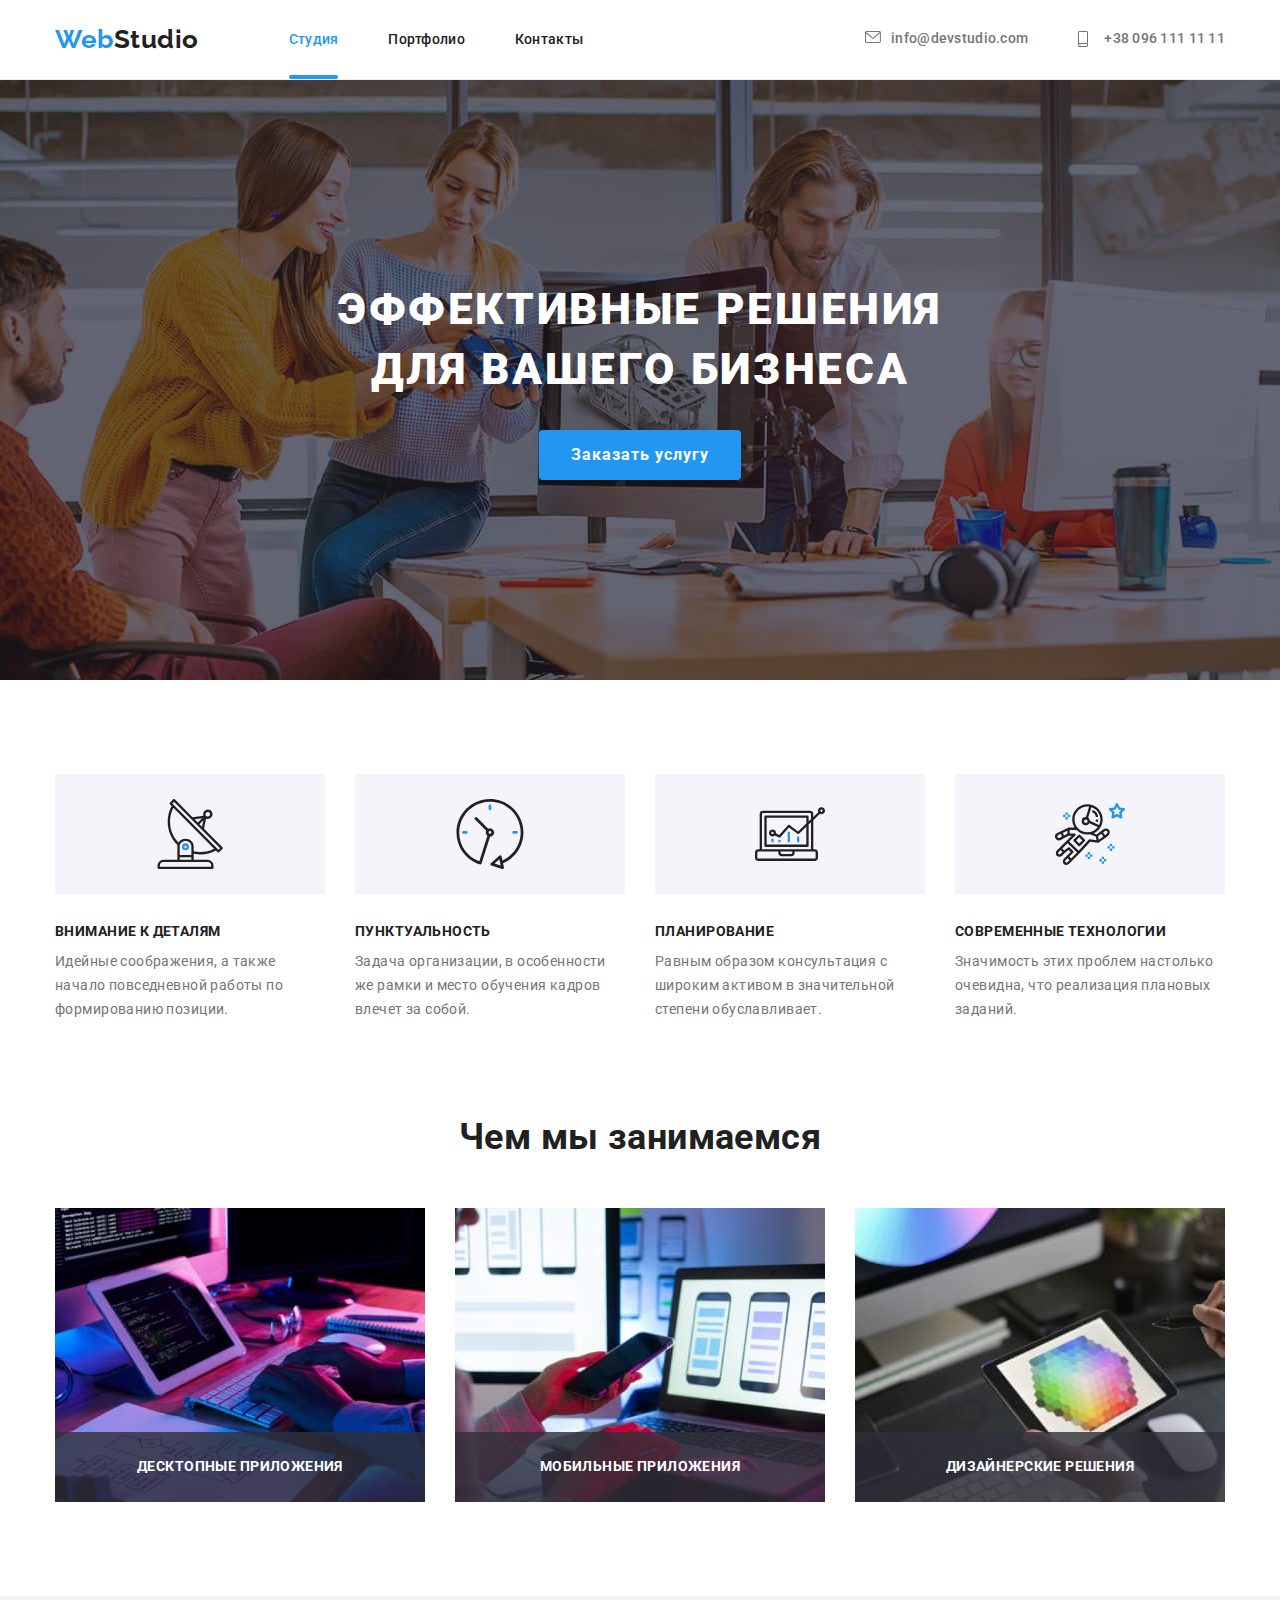
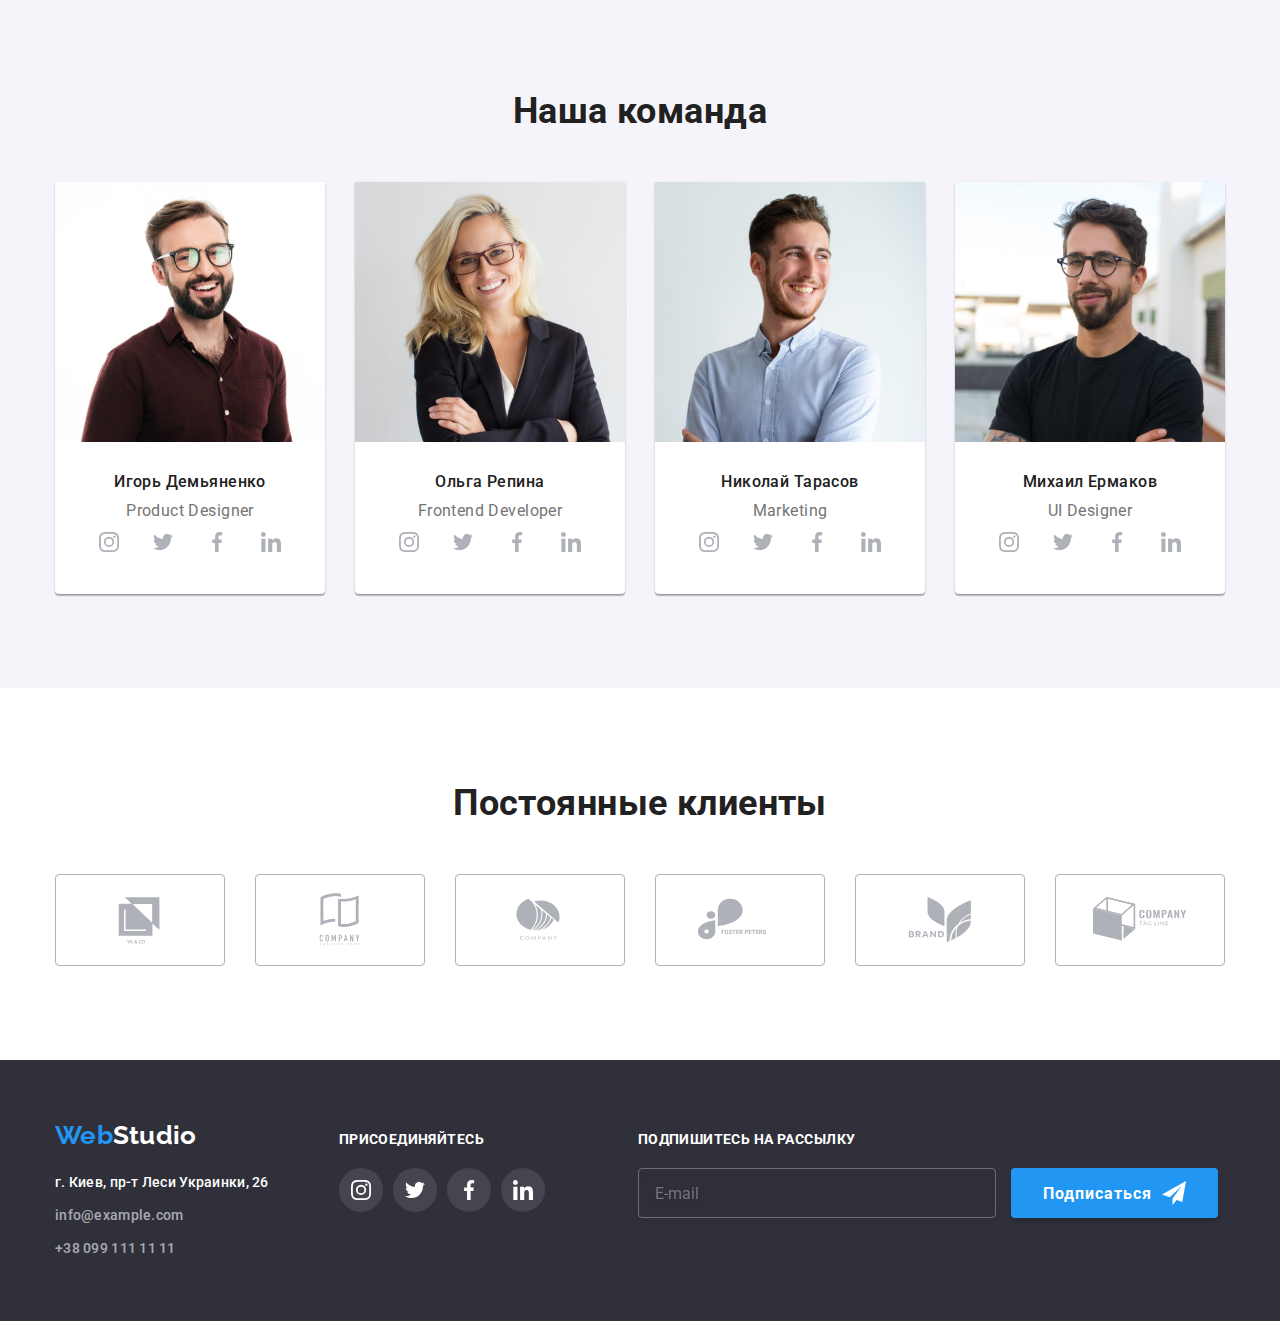
<file: index.html>
<!DOCTYPE html>
<html lang="ru">
  <head>
    <meta charset="UTF-8" />
    <meta http-equiv="X-UA-Compatible" content="IE=edge" />
    <meta name="viewport" content="width=device-width, initial-scale=1.0" />
    <title>WebStudio</title>
    <link rel="preconnect" href="https://fonts.gstatic.com" />
    <link href="https://fonts.googleapis.com/css2?family=Raleway:wght@700&family=Roboto:wght@400;500;700;900&display=swap" rel="stylesheet" />
    <link rel="stylesheet" href="https://cdnjs.cloudflare.com/ajax/libs/modern-normalize/1.0.0/modern-normalize.min.css" />
    <link rel="stylesheet" href="./css/main.min.css" />
  </head>
  <body>
    <header class="page-header">
      <div class="container flexbox">
        <nav class="flexbox flexbox--center">
          <a class="logo page-header__logo link" href="./index.html"><span class="logo__web">Web</span><span class="logo__studio--dark">Studio</span></a>
          <ul class="nav list">
            <li class="nav__item">
              <a class="link link__current" href="./index.html">Студия</a>
            </li>
            <li class="nav__item">
              <a class="link" href="./portfolio.html">Портфолио</a>
            </li>
            <li class="nav__item"><a class="link" href="">Контакты</a></li>
          </ul>
        </nav>
        <ul class="nav nav__contact list">
          <li class="nav__item">
            <a class="link nav__contact-link" href="mailto:info@devstudio.com">
              <svg class="nav__contact-icon">
                <use href="./images/studio/icons.svg#icon-envelope" width="16" height="12"></use>
              </svg>
              info@devstudio.com
            </a>
          </li>
          <li class="nav__item">
            <a class="link nav__contact-link" href="tel:+380961111111">
              <svg class="nav__contact-icon">
                <use href="./images/studio/icons.svg#icon-smartphone" width="10" height="16"></use>
              </svg>
              +38 096 111 11 11</a
            >
          </li>
        </ul>
      </div>
    </header>
    <main>
      <!--Эффективные решения для бизнеса-->
      <section class="overlay section">
        <h1 class="page-title">
          Эффективные решения <br />
          для вашего бизнеса
        </h1>
        <button class="btn" type="button" data-modal-open>Заказать услугу</button>
        <div class="backdrop is-hidden" data-modal>
          <div class="modal">
            <button class="modal__close-btn" data-modal-close>
              <svg class="modal__icon-svg">
                <use href="./images/studio/icons.svg#icon-cross"></use>
              </svg>
            </button>
            <h3 class="modal__title">Оставьте свои данные, мы вам перезвоним</h3>
            <form>
              <div class="contact-form">
                <label>
                  <span class="contact-form__text">Имя</span>
                  <input type="text" name="user-name" class="contact-form__field" />
                  <svg class="contact-form__icon-svg">
                    <use href="./images/studio/icons.svg#icon-person-black"></use>
                  </svg>
                </label>
              </div>
              <div class="contact-form">
                <label>
                  <span class="contact-form__text">Телефон</span>
                  <input type="tel" name="user-phone" class="contact-form__field" />
                  <svg class="contact-form__icon-svg">
                    <use href="./images/studio/icons.svg#icon-phone-black"></use>
                  </svg>
                </label>
              </div>
              <div class="contact-form">
                <label>
                  <span class="contact-form__text">Почта</span>
                  <input type="email" name="user-email" autocomplete="nope" class="contact-form__field" />
                  <svg class="contact-form__icon-svg">
                    <use href="./images/studio/icons.svg#icon-email-black"></use>
                  </svg>
                </label>
              </div>
              <label>
                <span class="contact-form__text">Комментарий</span>
                <textarea class="contact-form__field contact-form__message" name="user-message" placeholder="Введите текст"></textarea>
              </label>
              <label class="checkbox">
                <input class="checkbox checkbox--checked visually-hidden" type="checkbox" name="checkbox" />
                <svg class="checkbox__icon-svg">
                  <use href="./images/studio/icons.svg#icon-check"></use>
                </svg>
                <span>Соглашаюсь с рассылкой и принимаю <a href="" class="checkbox__link">Условия договора</a></span>
              </label>
              <button class="btn modal__btn" type="submit">Отправить</button>
            </form>
          </div>
        </div>
      </section>
      <!--Особенности-->
      <section class="section feature">
        <div class="container">
          <h2 class="title visually-hidden">Особенности</h2>
          <ul class="card-set list">
            <li class="feature__box">
              <div class="feature__icons">
                <svg class="feature__icons-svg">
                  <use href="./images/studio/icons.svg#icon-antena"></use>
                </svg>
              </div>
              <h3 class="title subtitle">Внимание к деталям</h3>
              <p class="feature__text">Идейные соображения, а также начало повседневной работы по формированию позиции.</p>
            </li>
            <li class="feature__box">
              <div class="feature__icons">
                <svg class="feature__icons-svg">
                  <use href="./images/studio/icons.svg#icon-clock"></use>
                </svg>
              </div>
              <h3 class="title subtitle">Пунктуальность</h3>
              <p class="feature__text">Задача организации, в особенности же рамки и место обучения кадров влечет за собой.</p>
            </li>
            <li class="feature__box">
              <div class="feature__icons">
                <svg class="feature__icons-svg">
                  <use href="./images/studio/icons.svg#icon-diagram"></use>
                </svg>
              </div>
              <h3 class="title subtitle">Планирование</h3>
              <p class="feature__text">Равным образом консультация с широким активом в значительной степени обуславливает.</p>
            </li>
            <li class="feature__box">
              <div class="feature__icons">
                <svg class="feature__icons-svg">
                  <use href="./images/studio/icons.svg#icon-astronaut"></use>
                </svg>
              </div>
              <h3 class="title subtitle">Современные технологии</h3>
              <p class="feature__text">Значимость этих проблем настолько очевидна, что реализация плановых заданий.</p>
            </li>
          </ul>
        </div>
      </section>
      <!--Чем мы занимаемся-->
      <section class="section">
        <div class="container">
          <h2 class="title">Чем мы занимаемся</h2>
          <ul class="card-set list">
            <li class="card-set__img-card">
              <div>
                <img src="./images/studio/box_1.jpg" alt="Написание программы" width="370" />
              </div>
              <p class="card-set__label">Десктопные приложения</p>
            </li>
            <li class="card-set__img-card">
              <div>
                <img src="./images/studio/box_2.jpg" alt="Создание макета" width="370" />
              </div>
              <p class="card-set__label">Мобильные приложения</p>
            </li>
            <li class="card-set__img-card">
              <div>
                <img src="images/studio/box_3.jpg" alt="Создание дизайна" width="370" />
              </div>
              <p class="card-set__label">Дизайнерские решения</p>
            </li>
          </ul>
        </div>
      </section>
      <!--Наша команда-->
      <section class="section section__bg">
        <div class="container">
          <h2 class="title">Наша команда</h2>
          <ul class="list card-set">
            <li class="card-set__team-item">
              <article class="card-set__card">
                <div>
                  <img src="./images/studio/igor_demianenko.jpg" alt="Игорь Демьяненко" width="270" />
                </div>
                <div class="card-set__content">
                  <h4 class="card-set__name">Игорь Демьяненко</h4>
                  <p class="card-set__position" lang="en">Product Designer</p>
                  <ul class="list social-icons">
                    <li class="social-icons__item">
                      <a href="" class="social-icons__link" target="_blank" rel="noopener noreferrer">
                        <svg class="social-icons__svg">
                          <use href="./images/studio/icons.svg#icon-instagram"></use>
                        </svg>
                      </a>
                    </li>
                    <li class="social-icons__item">
                      <a href="" class="social-icons__link" target="_blank" rel="noopener noreferrer">
                        <svg class="social-icons__svg">
                          <use href="./images/studio/icons.svg#icon-twitter"></use>
                        </svg>
                      </a>
                    </li>
                    <li class="social-icons__item">
                      <a href="" class="social-icons__link" target="_blank" rel="noopener noreferrer">
                        <svg class="social-icons__svg">
                          <use href="./images/studio/icons.svg#icon-facebook"></use>
                        </svg>
                      </a>
                    </li>
                    <li class="social-icons__item">
                      <a href="" class="social-icons__link" target="_blank" rel="noopener noreferrer">
                        <svg class="social-icons__svg">
                          <use href="./images/studio/icons.svg#icon-linkedin"></use>
                        </svg>
                      </a>
                    </li>
                  </ul>
                </div>
              </article>
            </li>
            <li class="item card-set__team-item">
              <article class="card-set__card">
                <div>
                  <img src="./images/studio/olga_repina.jpg" alt="Ольга Репина" width="270" />
                </div>
                <div class="card-set__content">
                  <h4 class="card-set__name">Ольга Репина</h4>
                  <p class="card-set__position" lang="en">Frontend Developer</p>
                  <ul class="list social-icons">
                    <li class="social-icons__item">
                      <a href="" class="social-icons__link" target="_blank" rel="noopener noreferrer">
                        <svg class="social-icons__svg">
                          <use href="./images/studio/icons.svg#icon-instagram"></use>
                        </svg>
                      </a>
                    </li>
                    <li class="social-icons__item">
                      <a href="" class="social-icons__link" target="_blank" rel="noopener noreferrer">
                        <svg class="social-icons__svg">
                          <use href="./images/studio/icons.svg#icon-twitter"></use>
                        </svg>
                      </a>
                    </li>
                    <li class="social-icons__item">
                      <a href="" class="social-icons__link" target="_blank" rel="noopener noreferrer">
                        <svg class="social-icons__svg">
                          <use href="./images/studio/icons.svg#icon-facebook"></use>
                        </svg>
                      </a>
                    </li>
                    <li class="social-icons__item">
                      <a href="" class="social-icons__link" target="_blank" rel="noopener noreferrer">
                        <svg class="social-icons__svg">
                          <use href="./images/studio/icons.svg#icon-linkedin"></use>
                        </svg>
                      </a>
                    </li>
                  </ul>
                </div>
              </article>
            </li>
            <li class="item card-set__team-item">
              <article class="card-set__card">
                <div>
                  <img src="./images/studio/nikolai_tarasov.jpg" alt="Николай Тарасов" width="270" />
                </div>
                <div class="card-set__content">
                  <h4 class="card-set__name">Николай Тарасов</h4>
                  <p class="card-set__position" lang="en">Marketing</p>
                  <ul class="list social-icons">
                    <li class="social-icons__item">
                      <a href="" class="social-icons__link" target="_blank" rel="noopener noreferrer">
                        <svg class="social-icons__svg">
                          <use href="./images/studio/icons.svg#icon-instagram"></use>
                        </svg>
                      </a>
                    </li>
                    <li class="social-icons__item">
                      <a href="" class="social-icons__link" target="_blank" rel="noopener noreferrer">
                        <svg class="social-icons__svg">
                          <use href="./images/studio/icons.svg#icon-twitter"></use>
                        </svg>
                      </a>
                    </li>
                    <li class="social-icons__item">
                      <a href="" class="social-icons__link" target="_blank" rel="noopener noreferrer">
                        <svg class="social-icons__svg">
                          <use href="./images/studio/icons.svg#icon-facebook"></use>
                        </svg>
                      </a>
                    </li>
                    <li class="social-icons__item">
                      <a href="" class="social-icons__link" target="_blank" rel="noopener noreferrer">
                        <svg class="social-icons__svg">
                          <use href="./images/studio/icons.svg#icon-linkedin"></use>
                        </svg>
                      </a>
                    </li>
                  </ul>
                </div>
              </article>
            </li>
            <li class="item card-set__team-item">
              <article class="card-set__card">
                <div>
                  <img src="./images/studio/mikhail_ermakov.jpg" alt="Михаил Ермаков" width="270" />
                </div>
                <div class="card-set__content">
                  <h4 class="card-set__name">Михаил Ермаков</h4>
                  <p class="card-set__position" lang="en">UI Designer</p>
                  <ul class="list social-icons">
                    <li class="social-icons__item">
                      <a href="" class="social-icons__link" target="_blank" rel="noopener noreferrer">
                        <svg class="social-icons__svg">
                          <use href="./images/studio/icons.svg#icon-instagram"></use>
                        </svg>
                      </a>
                    </li>
                    <li class="social-icons__item">
                      <a href="" class="social-icons__link" target="_blank" rel="noopener noreferrer">
                        <svg class="social-icons__svg">
                          <use href="./images/studio/icons.svg#icon-twitter"></use>
                        </svg>
                      </a>
                    </li>
                    <li class="social-icons__item">
                      <a href="" class="social-icons__link" target="_blank" rel="noopener noreferrer">
                        <svg class="social-icons__svg">
                          <use href="./images/studio/icons.svg#icon-facebook"></use>
                        </svg>
                      </a>
                    </li>
                    <li class="social-icons__item">
                      <a href="" class="social-icons__link" target="_blank" rel="noopener noreferrer">
                        <svg class="social-icons__svg">
                          <use href="./images/studio/icons.svg#icon-linkedin"></use>
                        </svg>
                      </a>
                    </li>
                  </ul>
                </div>
              </article>
            </li>
          </ul>
        </div>
      </section>
      <section class="section">
        <div class="container">
          <h2 class="title">Постоянные клиенты</h2>
          <ul class="list client-list">
            <li class="client-list__item">
              <a href="" class="client-list__link">
                <svg class="client-list__icons-svg">
                  <use href="./images/studio/icons.svg#icon-logo1"></use>
                </svg>
              </a>
            </li>
            <li class="client-list__item">
              <a href="" class="client-list__link">
                <svg class="client-list__icons-svg">
                  <use href="./images/studio/icons.svg#icon-logo2"></use>
                </svg>
              </a>
            </li>
            <li class="client-list__item">
              <a href="" class="client-list__link">
                <svg class="client-list__icons-svg">
                  <use href="./images/studio/icons.svg#icon-logo3"></use>
                </svg>
              </a>
            </li>
            <li class="client-list__item">
              <a href="" class="client-list__link">
                <svg class="client-list__icons-svg">
                  <use href="./images/studio/icons.svg#icon-logo4"></use>
                </svg>
              </a>
            </li>
            <li class="client-list__item">
              <a href="" class="client-list__link">
                <svg class="client-list__icons-svg">
                  <use href="./images/studio/icons.svg#icon-logo5"></use>
                </svg>
              </a>
            </li>
            <li class="client-list__item">
              <a href="" class="client-list__link">
                <svg class="client-list__icons-svg">
                  <use href="./images/studio/icons.svg#icon-logo6"></use>
                </svg>
              </a>
            </li>
          </ul>
        </div>
      </section>
    </main>
    <footer class="first-bg page-footer">
      <div class="container page-footer__container">
        <div class="address-container">
          <div class="logo page-footer__logo">
            <a class="link" href="./index.html"><span class="logo logo__web">Web</span><span class="logo logo__studio logo__studio--light">Studio</span></a>
          </div>
          <address class="address">
            <ul class="list">
              <li class="address__footer">
                <a class="link address__street-info" href="https://goo.gl/maps/ryUQpqb8uxzXQefP9">г. Киев, пр-т Леси Украинки, 26</a>
              </li>
              <li class="address__footer">
                <a class="link address__contact-info" href="mailto:info@example.com">info@example.com</a>
              </li>
              <li>
                <a class="link address__contact-info" href="tel:+380991111111">+38 099 111 11 11</a>
              </li>
            </ul>
          </address>
        </div>
        <div class="page-footer__invite-container">
          <h3 class="subtitle page-footer__title">Присоединяйтесь</h3>
          <ul class="list social-icons">
            <li class="social-icons__item">
              <a href="" class="social-icons__link social-icons__link--footer" target="_blank" rel="noopener noreferrer">
                <svg class="social-icons__svg social-icons__svg--footer">
                  <use href="./images/studio/icons.svg#icon-instagram"></use>
                </svg>
              </a>
            </li>
            <li class="social-icons__item">
              <a href="" class="social-icons__link social-icons__link--footer" target="_blank" rel="noopener noreferrer">
                <svg class="social-icons__svg social-icons__svg--footer">
                  <use href="./images/studio/icons.svg#icon-twitter"></use>
                </svg>
              </a>
            </li>
            <li class="social-icons__item">
              <a href="" class="social-icons__link social-icons__link--footer" target="_blank" rel="noopener noreferrer">
                <svg class="social-icons__svg social-icons__svg--footer">
                  <use href="./images/studio/icons.svg#icon-facebook"></use>
                </svg>
              </a>
            </li>
            <li class="social-icons__item">
              <a href="" class="social-icons__link social-icons__link--footer" target="_blank" rel="noopener noreferrer">
                <svg class="social-icons__svg social-icons__svg--footer">
                  <use href="./images/studio/icons.svg#icon-linkedin"></use>
                </svg>
              </a>
            </li>
          </ul>
        </div>
        <div class="page-footer__subscribe-container">
          <h3 class="subtitle page-footer__title">Подпишитесь на рассылку</h3>
          <div>
            <form>
              <label><input class="page-footer__input" type="email" name="user-email" placeholder="E-mail" autocomplete="nope" /></label>
              <button class="btn page-footer__btn" type="submit">
                Подписаться
                <svg class="btn__icon-svg" width="24" height="24">
                  <use href="./images/studio/icons.svg#icon-send"></use>
                </svg>
              </button>
            </form>
          </div>
        </div>
      </div>
    </footer>
    <script src="./js/modal.js"></script>
  </body>
</html>
</file>
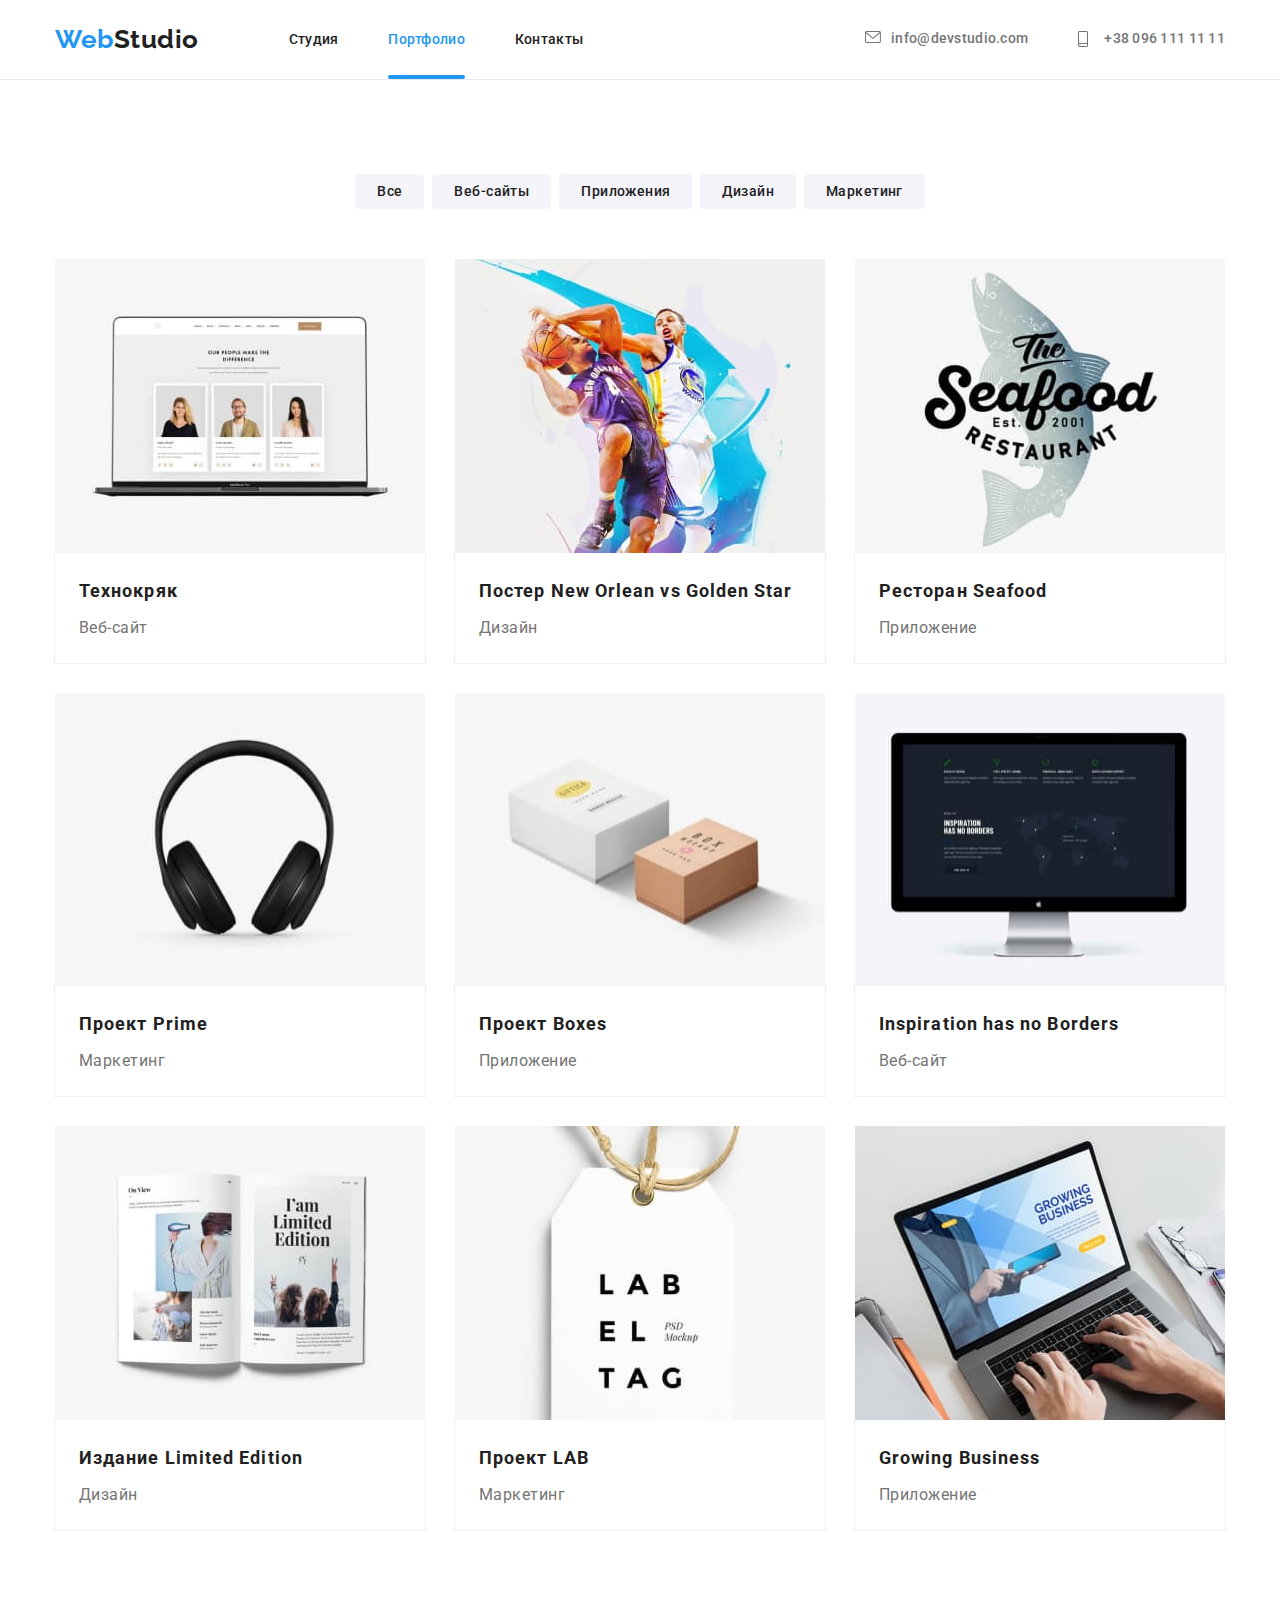
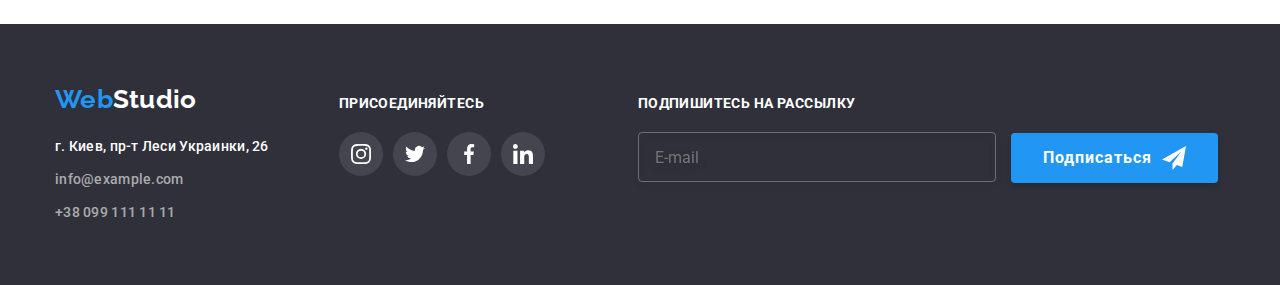
<file: portfolio.html>
<!DOCTYPE html>
<html lang="ru">
  <head>
    <meta charset="UTF-8" />
    <meta http-equiv="X-UA-Compatible" content="IE=edge" />
    <meta name="viewport" content="width=device-width, initial-scale=1.0" />
    <title>Portfolio</title>
    <link rel="preconnect" href="https://fonts.gstatic.com" />
    <link href="https://fonts.googleapis.com/css2?family=Raleway:wght@700&family=Roboto:wght@400;500;700;900&display=swap" rel="stylesheet" />
    <link rel="stylesheet" href="https://cdnjs.cloudflare.com/ajax/libs/modern-normalize/1.0.0/modern-normalize.min.css" />
    <link rel="stylesheet" href="./css/main.min.css" />
  </head>
  <body>
    <header class="page-header">
      <div class="container flexbox">
        <nav class="flexbox flexbox--center">
          <a class="logo page-header__logo link" href="./index.html"><span class="logo__web">Web</span><span class="logo__studio--dark">Studio</span></a>
          <ul class="nav list">
            <li class="nav__item">
              <a class="link" href="./index.html">Студия</a>
            </li>
            <li class="nav__item">
              <a class="link link__current" href="./portfolio.html">Портфолио</a>
            </li>
            <li class="nav__item"><a class="link" href="">Контакты</a></li>
          </ul>
        </nav>
        <ul class="nav nav__contact list">
          <li class="nav__item">
            <a class="link nav__contact-link" href="mailto:info@devstudio.com">
              <svg class="nav__contact-icon">
                <use href="./images/studio/icons.svg#icon-envelope" width="16" height="12"></use>
              </svg>
              info@devstudio.com
            </a>
          </li>
          <li class="nav__item">
            <a class="link nav__contact-link" href="tel:+380961111111">
              <svg class="nav__contact-icon">
                <use href="./images/studio/icons.svg#icon-smartphone" width="10" height="16"></use>
              </svg>
              +38 096 111 11 11</a
            >
          </li>
        </ul>
      </div>
    </header>
    <main>
      <section class="section">
        <div class="container">
          <ul class="list btn-set">
            <li class="btn-set__box">
              <button class="btn-set__portfolio-btn" type="button">Все</button>
            </li>
            <li class="btn-set__box">
              <button class="btn-set__portfolio-btn" type="button">Веб-сайты</button>
            </li>
            <li class="btn-set__box">
              <button class="btn-set__portfolio-btn" type="button">Приложения</button>
            </li>
            <li class="btn-set__box">
              <button class="btn-set__portfolio-btn" type="button">Дизайн</button>
            </li>
            <li class="btn-set__box">
              <button class="btn-set__portfolio-btn" type="button">Маркетинг</button>
            </li>
          </ul>
          <div class="portfolio">
            <ul class="list card-set">
              <li class="portfolio__item">
                <article class="portfolio__card">
                  <div class="portfolio__card-thumb">
                    <img src="./images/portfolio/img-1.jpg" width="370" height="294" alt="Веб-сайт в ноутбуке" />
                    <div class="card-overlay">
                      <p class="card-overlay__text">
                        Технокряк это современная площадка распространения коронавируса. Компании используют эту платформу для цифрового шпионажа и атак на защищённые сервера
                        конкурентов.
                      </p>
                    </div>
                  </div>
                  <div class="portfolio__card-content">
                    <h2 class="portfolio__item-title">Технокряк</h2>
                    <p class="portfolio__item-text">Веб-сайт</p>
                  </div>
                </article>
              </li>
              <li class="portfolio__item">
                <article class="portfolio__card">
                  <div class="portfolio__card-thumb">
                    <img src="./images/portfolio/img-2.jpg" width="370" height="294" alt="Постер" />
                    <div class="card-overlay">
                      <p class="card-overlay__text">
                        Технокряк это современная площадка распространения коронавируса. Компании используют эту платформу для цифрового шпионажа и атак на защищённые сервера
                        конкурентов.
                      </p>
                    </div>
                  </div>
                  <div class="portfolio__card-content">
                    <h2 class="portfolio__item-title">Постер New Orlean vs Golden Star</h2>
                    <p class="portfolio__item-text">Дизайн</p>
                  </div>
                </article>
              </li>
              <li class="portfolio__item">
                <article class="portfolio__card">
                  <div class="portfolio__card-thumb">
                    <img src="./images/portfolio/img-3.jpg" width="370" height="294" alt="Лого ресторана" />
                    <div class="card-overlay">
                      <p class="card-overlay__text">
                        Технокряк это современная площадка распространения коронавируса. Компании используют эту платформу для цифрового шпионажа и атак на защищённые сервера
                        конкурентов.
                      </p>
                    </div>
                  </div>
                  <div class="portfolio__card-content">
                    <h2 class="portfolio__item-title">Ресторан Seafood</h2>
                    <p class="portfolio__item-text">Приложение</p>
                  </div>
                </article>
              </li>
              <li class="portfolio__item">
                <article class="portfolio__card">
                  <div class="portfolio__card-thumb">
                    <img src="./images/portfolio/img-4.jpg" width="370" height="294" alt="Наушники" />
                    <div class="card-overlay">
                      <p class="card-overlay__text">
                        Технокряк это современная площадка распространения коронавируса. Компании используют эту платформу для цифрового шпионажа и атак на защищённые сервера
                        конкурентов.
                      </p>
                    </div>
                  </div>
                  <div class="portfolio__card-content">
                    <h2 class="portfolio__item-title">Проект Prime</h2>
                    <p class="portfolio__item-text">Маркетинг</p>
                  </div>
                </article>
              </li>
              <li class="portfolio__item">
                <article class="portfolio__card">
                  <div class="portfolio__card-thumb">
                    <img src="./images/portfolio/img-5.jpg" width="370" height="294" alt="Два картонных бокса" />
                    <div class="card-overlay">
                      <p class="card-overlay__text">
                        Технокряк это современная площадка распространения коронавируса. Компании используют эту платформу для цифрового шпионажа и атак на защищённые сервера
                        конкурентов.
                      </p>
                    </div>
                  </div>
                  <div class="portfolio__card-content">
                    <h2 class="portfolio__item-title">Проект Boxes</h2>
                    <p class="portfolio__item-text">Приложение</p>
                  </div>
                </article>
              </li>
              <li class="portfolio__item">
                <article class="portfolio__card">
                  <div class="portfolio__card-thumb">
                    <img src="./images/portfolio/img-6.jpg" width="370" height="294" alt="Экран монитора" />
                    <div class="card-overlay">
                      <p class="card-overlay__text">
                        Технокряк это современная площадка распространения коронавируса. Компании используют эту платформу для цифрового шпионажа и атак на защищённые сервера
                        конкурентов.
                      </p>
                    </div>
                  </div>
                  <div class="portfolio__card-content">
                    <h2 class="portfolio__item-title">Inspiration has no Borders</h2>
                    <p class="portfolio__item-text">Веб-сайт</p>
                  </div>
                </article>
              </li>
              <li class="portfolio__item">
                <article class="portfolio__card">
                  <div class="portfolio__card-thumb">
                    <img src="./images/portfolio/img-7.jpg" width="370" height="294" alt="Открытая книга" />
                    <div class="card-overlay">
                      <p class="card-overlay__text">
                        Технокряк это современная площадка распространения коронавируса. Компании используют эту платформу для цифрового шпионажа и атак на защищённые сервера
                        конкурентов.
                      </p>
                    </div>
                  </div>
                  <div class="portfolio__card-content">
                    <h2 class="portfolio__item-title">Издание Limited Edition</h2>
                    <p class="portfolio__item-text">Дизайн</p>
                  </div>
                </article>
              </li>
              <li class="portfolio__item">
                <article class="portfolio__card">
                  <div class="portfolio__card-thumb">
                    <img src="./images/portfolio/img-8.jpg" width="370" height="294" alt="Дизайн тег" />
                    <div class="card-overlay">
                      <p class="card-overlay__text">
                        Технокряк это современная площадка распространения коронавируса. Компании используют эту платформу для цифрового шпионажа и атак на защищённые сервера
                        конкурентов.
                      </p>
                    </div>
                  </div>
                  <div class="portfolio__card-content">
                    <h2 class="portfolio__item-title">Проект LAB</h2>
                    <p class="portfolio__item-text">Маркетинг</p>
                  </div>
                </article>
              </li>
              <li class="portfolio__item">
                <article class="portfolio__card">
                  <div class="portfolio__card-thumb">
                    <img src="./images/portfolio/img-9.jpg" width="370" height="294" alt="Открытый ноутбук" />
                    <div class="card-overlay">
                      <p class="card-overlay__text">
                        Технокряк это современная площадка распространения коронавируса. Компании используют эту платформу для цифрового шпионажа и атак на защищённые сервера
                        конкурентов.
                      </p>
                    </div>
                  </div>
                  <div class="portfolio__card-content">
                    <h2 class="portfolio__item-title">Growing Business</h2>
                    <p class="portfolio__item-text">Приложение</p>
                  </div>
                </article>
              </li>
            </ul>
          </div>
        </div>
      </section>
    </main>
    <footer class="page-footer">
      <div class="container page-footer__container">
        <div class="address-container">
          <div class="logo page-footer__logo">
            <a class="link" href="./index.html"><span class="logo logo__web">Web</span><span class="logo logo__studio logo__studio--light">Studio</span></a>
          </div>
          <address class="address">
            <ul class="list">
              <li class="address__footer">
                <a class="link address__street-info" href="https://goo.gl/maps/ryUQpqb8uxzXQefP9">г. Киев, пр-т Леси Украинки, 26</a>
              </li>
              <li class="address__footer">
                <a class="link address__contact-info" href="mailto:info@example.com">info@example.com</a>
              </li>
              <li>
                <a class="link address__contact-info" href="tel:+380991111111">+38 099 111 11 11</a>
              </li>
            </ul>
          </address>
        </div>
        <div class="page-footer__invite-container">
          <h3 class="subtitle page-footer__title">Присоединяйтесь</h3>
          <ul class="list social-icons">
            <li class="social-icons__item">
              <a href="" class="social-icons__link social-icons__link--footer" target="_blank" rel="noopener noreferrer">
                <svg class="social-icons__svg social-icons__svg--footer">
                  <use href="./images/studio/icons.svg#icon-instagram"></use>
                </svg>
              </a>
            </li>
            <li class="social-icons__item">
              <a href="" class="social-icons__link social-icons__link--footer" target="_blank" rel="noopener noreferrer">
                <svg class="social-icons__svg social-icons__svg--footer">
                  <use href="./images/studio/icons.svg#icon-twitter"></use>
                </svg>
              </a>
            </li>
            <li class="social-icons__item">
              <a href="" class="social-icons__link social-icons__link--footer" target="_blank" rel="noopener noreferrer">
                <svg class="social-icons__svg social-icons__svg--footer">
                  <use href="./images/studio/icons.svg#icon-facebook"></use>
                </svg>
              </a>
            </li>
            <li class="social-icons__item">
              <a href="" class="social-icons__link social-icons__link--footer" target="_blank" rel="noopener noreferrer">
                <svg class="social-icons__svg social-icons__svg--footer">
                  <use href="./images/studio/icons.svg#icon-linkedin"></use>
                </svg>
              </a>
            </li>
          </ul>
        </div>
        <div class="page-footer__subscribe-container">
          <h3 class="subtitle page-footer__title">Подпишитесь на рассылку</h3>
          <div>
            <form>
              <label><input class="page-footer__input" type="email" name="user-email" placeholder="E-mail" autocomplete="nope" /></label>
              <button class="btn page-footer__btn" type="submit">
                Подписаться
                <svg class="btn__icon-svg" width="24" height="24">
                  <use href="./images/studio/icons.svg#icon-send"></use>
                </svg>
              </button>
            </form>
          </div>
        </div>
      </div>
    </footer>
  </body>
</html>
</file>
<file: css/main.min.css>
:root{--main-text-cl: #757575;--title-cl: #212121;--accent-cl: #2196f3;--alt-tittle-cl: #ffffff;--icons-color: #afb1b8;--dark-bg: #2f303a;--section__bg: #f5f4fa;--main-font: 'Roboto', sans-serif;--logo-font: 'Raleway', sans-serif;--card-set-gap: 30px;--card-shadow: 0px 1px 3px rgba(0, 0, 0, 0.12), 0px 1px 1px rgba(0, 0, 0, 0.14), 0px 2px 1px rgba(0, 0, 0, 0.2);--card-border-radius: 0px 0px 4px 4px;--timing-function: cubic-bezier(0.4, 0, 0.2, 1)}html{box-sizing:border-box}*,*::after,*::before{box-sizing:inherit}body{font-family:var(--main-font);font-size:14px;line-height:1.71;letter-spacing:0.03em;color:var(--main-text-cl)}h1,h2,h3,h4,h5,p{margin-top:0;margin-bottom:0}.section{padding-top:94px;padding-bottom:94px}.section__bg{background-color:var(--section__bg)}.container{width:1200px;padding-left:15px;padding-right:15px;margin-left:auto;margin-right:auto}.visually-hidden{position:absolute !important;clip:rect(1px 1px 1px 1px);clip:rect(1px, 1px, 1px, 1px);padding:0 !important;border:0 !important;height:1px !important;width:1px !important;overflow:hidden}.list{margin:0;padding:0;list-style:none}img{display:block;max-width:100%;height:auto}.link{text-decoration:none;font-weight:500;font-size:14px;line-height:1.14;letter-spacing:0.02em;color:var(--title-cl);transition:color 250ms var(--timing-function)}.link:hover,.link:focus{color:var(--accent-cl)}.link__current{position:relative;padding-bottom:32px;color:var(--accent-cl)}.link__current::after{position:absolute;display:block;content:'';height:4px;width:100%;border-radius:2px;background-color:var(--accent-cl);bottom:0}.logo{font-family:var(--logo-font);font-weight:700;font-size:26px;line-height:1.19}.logo__web{color:var(--accent-cl)}.logo__studio--dark{color:var(--title-cl)}.logo__studio--light{color:var(--alt-tittle-cl)}.social-icons{display:inline-flex}.social-icons__item:not(:last-child){margin-right:10px}.social-icons__svg{width:20px;height:20px;fill:var(--icons-color);transition:fill 250ms var(--timing-function)}.social-icons__link:hover .social-icons__svg,.social-icons__link:focus .social-icons__svg{fill:var(--alt-tittle-cl)}.social-icons__link{display:flex;align-items:center;justify-content:center;width:44px;height:44px;border-radius:50%;background-color:var(--alt-tittle-cl);transition:background-color 250ms var(--timing-function)}.social-icons__link:hover,.social-icons__link:focus{background-color:var(--accent-cl)}.social-icons__link--footer{background-color:rgba(255,255,255,0.1);transition:background-color 250ms var(--timing-function)}.social-icons__link--footer:hover,.social-icons__link--footer:focus{background-color:var(--accent-cl)}.social-icons__svg--footer{fill:var(--alt-tittle-cl)}.page-title{margin-bottom:30px;font-weight:900;font-size:44px;line-height:1.36;text-align:center;letter-spacing:0.06em;text-transform:uppercase;color:var(--alt-tittle-cl)}.title{margin-bottom:50px;font-weight:700;font-size:36px;line-height:1.17;text-align:center;color:var(--title-cl)}.subtitle{margin-bottom:10px;text-align:start;font-size:14px;line-height:1.14;text-transform:uppercase}.modal__title{font-weight:700;font-size:20px;line-height:1.15;text-align:center;color:var(--title-cl);margin-top:40px;margin-bottom:12px}.btn{min-width:200px;min-height:50px;padding:10px 32px;box-shadow:0px 4px 4px rgba(0,0,0,0.15);border-radius:4px;border:none;outline:none;font-family:inherit;font-weight:700;font-size:16px;line-height:1.87;letter-spacing:0.06em;color:var(--alt-tittle-cl);background-color:var(--accent-cl);cursor:pointer;transition:color 250ms var(--timing-function),background-color 250ms var(--timing-function)}.btn:hover,.btn:focus{color:var(--alt-tittle-cl);background-color:var(--accent-cl)}.backdrop{position:fixed;left:50%;top:0px;width:100vw;height:100vh;z-index:1;transform:translate(-50%) scale(1);background-color:rgba(0,0,0,0.2);opacity:1;transition:opacity 250ms var(--timing-function),scale 250ms var(--timing-function)}.backdrop.is-hidden{opacity:0;visibility:hidden;pointer-events:none;transform:scale(0.5)}.modal{position:absolute;width:528px;height:581px;left:50%;top:222px;transform:translate(-50%);background-color:var(--alt-tittle-cl);box-shadow:0px 1px 3px rgba(0,0,0,0.12),0px 1px 1px rgba(0,0,0,0.14),0px 2px 1px rgba(0,0,0,0.2);border-radius:4px}.modal__btn{margin-top:30px}.modal__close-btn{position:absolute;top:8px;right:8px;width:30px;height:30px;background:var(--alt-tittle-cl);border:1px solid rgba(0,0,0,0.1);border-radius:50%}.modal__icon-svg{width:11px;height:11px;fill:#000}.modal__close-btn:hover>.modal__icon-svg,.modal__close-btn:focus>.modal__icon-svg{fill:var(--accent-cl)}.contact-form{position:relative;bottom:0px;left:0px}.contact-form__text{display:block;text-align:start;margin-left:41px;margin-bottom:4px;font-size:12px;line-height:1.16;letter-spacing:0.01em}.contact-form__field{display:block;width:448px;height:40px;margin-left:auto;margin-right:auto;margin-bottom:10px;padding-left:42px;border:1px solid rgba(33,33,33,0.2);border-radius:4px;outline:none;transition:border 250ms var(--timing-function)}.contact-form__field:focus{border:1px solid var(--accent-cl)}.contact-form__icon-svg{position:absolute;left:52px;bottom:11px;width:18px;height:18px;transition:fill 250ms var(--timing-function)}.contact-form__field:focus+.contact-form__icon-svg{fill:var(--accent-cl)}.contact-form__message{padding:12px 16px;resize:none;width:448px;height:120px;margin-bottom:20px;border:1px solid rgba(33,33,33,0.2);border-radius:4px}.contact-form__message::placeholder{font-size:12px;line-height:1.16;letter-spacing:0.01em;color:rgba(117,117,117,0.5)}.checkbox{display:flex;justify-content:center;align-items:center}.checkbox__link{color:var(--accent-cl)}.checkbox__icon-svg{margin-right:7px;width:16px;height:15px;border:1.5px solid #212121;border-radius:3px}.checkbox--checked:checked+.checkbox__icon-svg{background-color:var(--accent-cl);border-color:var(--accent-cl)}.btn-set{display:flex;justify-content:center;margin-bottom:50px}.btn-set__portfolio-btn{padding:6px 22px;border-radius:4px;border:none;outline:none;color:var(--title-cl);background-color:var(--section__bg);border-color:var(--section__bg);font-family:inherit;font-weight:500;line-height:1.62;letter-spacing:0.03em;cursor:pointer;box-shadow:none;transition:color 250ms var(--timing-function),background-color 250ms var(--timing-function),box-shadow 250ms var(--timing-function)}.btn-set__portfolio-btn:hover,.btn-set__portfolio-btn:focus{color:var(--alt-tittle-cl);background-color:var(--accent-cl);box-shadow:0px 3px 1px rgba(0,0,0,0.1),0px 1px 2px rgba(0,0,0,0.08),0px 2px 2px rgba(0,0,0,0.12)}.btn-set__box:not(:last-child){margin-right:8px}.card-overlay{position:absolute;left:0x;top:0;width:100%;height:100%;background-color:rgba(33,150,243,0.9);transform:translateY(100%);transition:transform 250ms var(--timing-function)}.card-overlay__text{font-size:18px;line-height:1.56;color:var(--alt-tittle-cl);padding:63px 24px}.flexbox{display:flex}.flexbox--center{align-items:center}.page-header{padding-top:24px;padding-bottom:24px;border-bottom:1px solid #ececec}.page-header__logo{margin-right:90px}.nav{display:flex}.nav .nav__item+.nav__item{margin-left:50px}.nav__contact{align-self:center;margin-left:auto}.nav__contact-link{display:flex;color:var(--main-text-cl)}.nav__contact-icon{width:16px;height:16px;margin-right:10px;padding:0px;fill:currentColor}.overlay{text-align:center;max-width:1600px;min-height:600px;padding-top:200px;padding-bottom:200px;margin-left:auto;margin-right:auto;background-image:linear-gradient(to right, rgba(47,48,58,0.4), rgba(47,48,58,0.4)),url("../images/studio/img-bg.jpg");background-size:cover;background-position:center;background-repeat:no-repeat;background-color:#c4c4c4}.feature{padding-bottom:0}.card-set{display:flex;flex-wrap:wrap;margin-top:calc(-1 * var(--card-set-gap));margin-right:calc(-1 * var(--card-set-gap))}.feature__box{flex-basis:calc((100% - 4 * (var(--card-set-gap))) / 4);margin-top:var(--card-set-gap);margin-right:var(--card-set-gap)}.feature__icons{display:flex;justify-content:center;align-items:center;width:270px;height:120px;background-color:var(--section__bg);margin-bottom:30px}.feature__icons-svg{width:70px;height:70px}.feature__text{line-height:1.71;color:var(--main-text-cl)}.card-set__img-card{position:relative;flex-basis:calc((100% - 3 * var(--card-set-gap)) / 3);margin-top:var(--card-set-gap);margin-right:var(--card-set-gap)}.card-set__label{position:absolute;bottom:0;right:0;width:100%;height:70px;padding-top:27px;font-weight:700;line-height:1.14;text-align:center;text-transform:uppercase;color:var(--alt-tittle-cl);background-color:rgba(47,48,58,0.8)}.card-set__card{background-color:var(--alt-tittle-cl);box-shadow:var(--card-shadow);border-radius:var(--card-border-radius);overflow:hidden}.card-set__team-item{text-align:center;font-size:16px;line-height:1.19}.card-set>.card-set__team-item{flex-basis:calc((100% - 4 * var(--card-set-gap)) / 4);margin-top:var(--card-set-gap);margin-right:var(--card-set-gap)}.card-set__position{margin-top:10px}.card-set__name{font-weight:500;color:var(--title-cl)}.card-set__content{padding:30px 0px}.client-list{display:flex}.client-list__item{display:flex;align-items:center;justify-content:center;width:170px;height:92px}.client-list__item:not(:last-child){margin-right:30px}.client-list__link{display:flex;align-items:center;justify-content:center;width:100%;height:100%;border-radius:4px;border:1px solid var(--icons-color);transition:border-color 250ms var(--timing-function)}.client-list__link:hover,.client-list__link:focus{border-color:var(--accent-cl)}.client-list__icons-svg{display:inline-flex;width:106px;height:60px;fill:var(--icons-color);transition:fill 250ms var(--timing-function)}.client-list__link:hover .client-list__icons-svg,.client-list__link:focus .client-list__icons-svg{fill:var(--accent-cl)}.page-footer{display:flex;text-align:start;padding-top:60px;padding-bottom:60px;background-color:var(--dark-bg)}.page-footer__container{display:flex;align-items:baseline}.page-footer__logo{margin-bottom:20px}.page-footer__title{color:var(--alt-tittle-cl);margin-bottom:0;padding-bottom:20px}.address{font-style:inherit}.address__footer{margin-bottom:9px}.address__street-info{color:var(--alt-tittle-cl)}.address__contact-info{color:rgba(255,255,255,0.6)}.page-footer__invite-container{margin-left:70px}.page-footer__subscribe-container{margin-left:93px}.page-footer__input{font-size:16px;line-height:1.25;color:var(--alt-tittle-cl);padding-left:16px;width:358px;height:50px;background-color:transparent;border:1px solid rgba(255,255,255,0.3);filter:drop-shadow(0px 4px 4px rgba(0,0,0,0.15));border-radius:4px}.page-footer__input::placeholder{font-size:16px;line-height:1.25;color:var(--main-text-cl)}.btn__icon-svg{margin-left:10px}.page-footer__btn{display:inline-flex;align-items:center;margin-left:12px}.portfolio__card-thumb{position:relative;overflow:hidden}.portfolio__card:hover .card-overlay{transform:translateY(0%)}.portfolio__item{box-shadow:none;transition:box-shadow 250ms var(--timing-function)}.portfolio__item:hover,.portfolio__item:focus{box-shadow:0px 1px 1px rgba(0,0,0,0.12),0px 4px 4px rgba(0,0,0,0.06),1px 4px 6px rgba(0,0,0,0.16)}.card-set>.portfolio__item{flex-basis:calc((100% - 3 * var(--card-set-gap)) / 3);margin-top:var(--card-set-gap);margin-right:var(--card-set-gap)}.portfolio__item-title{font-weight:700;font-size:18px;line-height:2;letter-spacing:0.06em;color:var(--title-cl);padding-bottom:4px}.portfolio__item-text{font-size:16px;line-height:1.87;letter-spacing:0.03em}.portfolio__card-content{outline:1px solid #eee;padding:20px 24px}
/*# sourceMappingURL=main.min.css.map */
</file>
